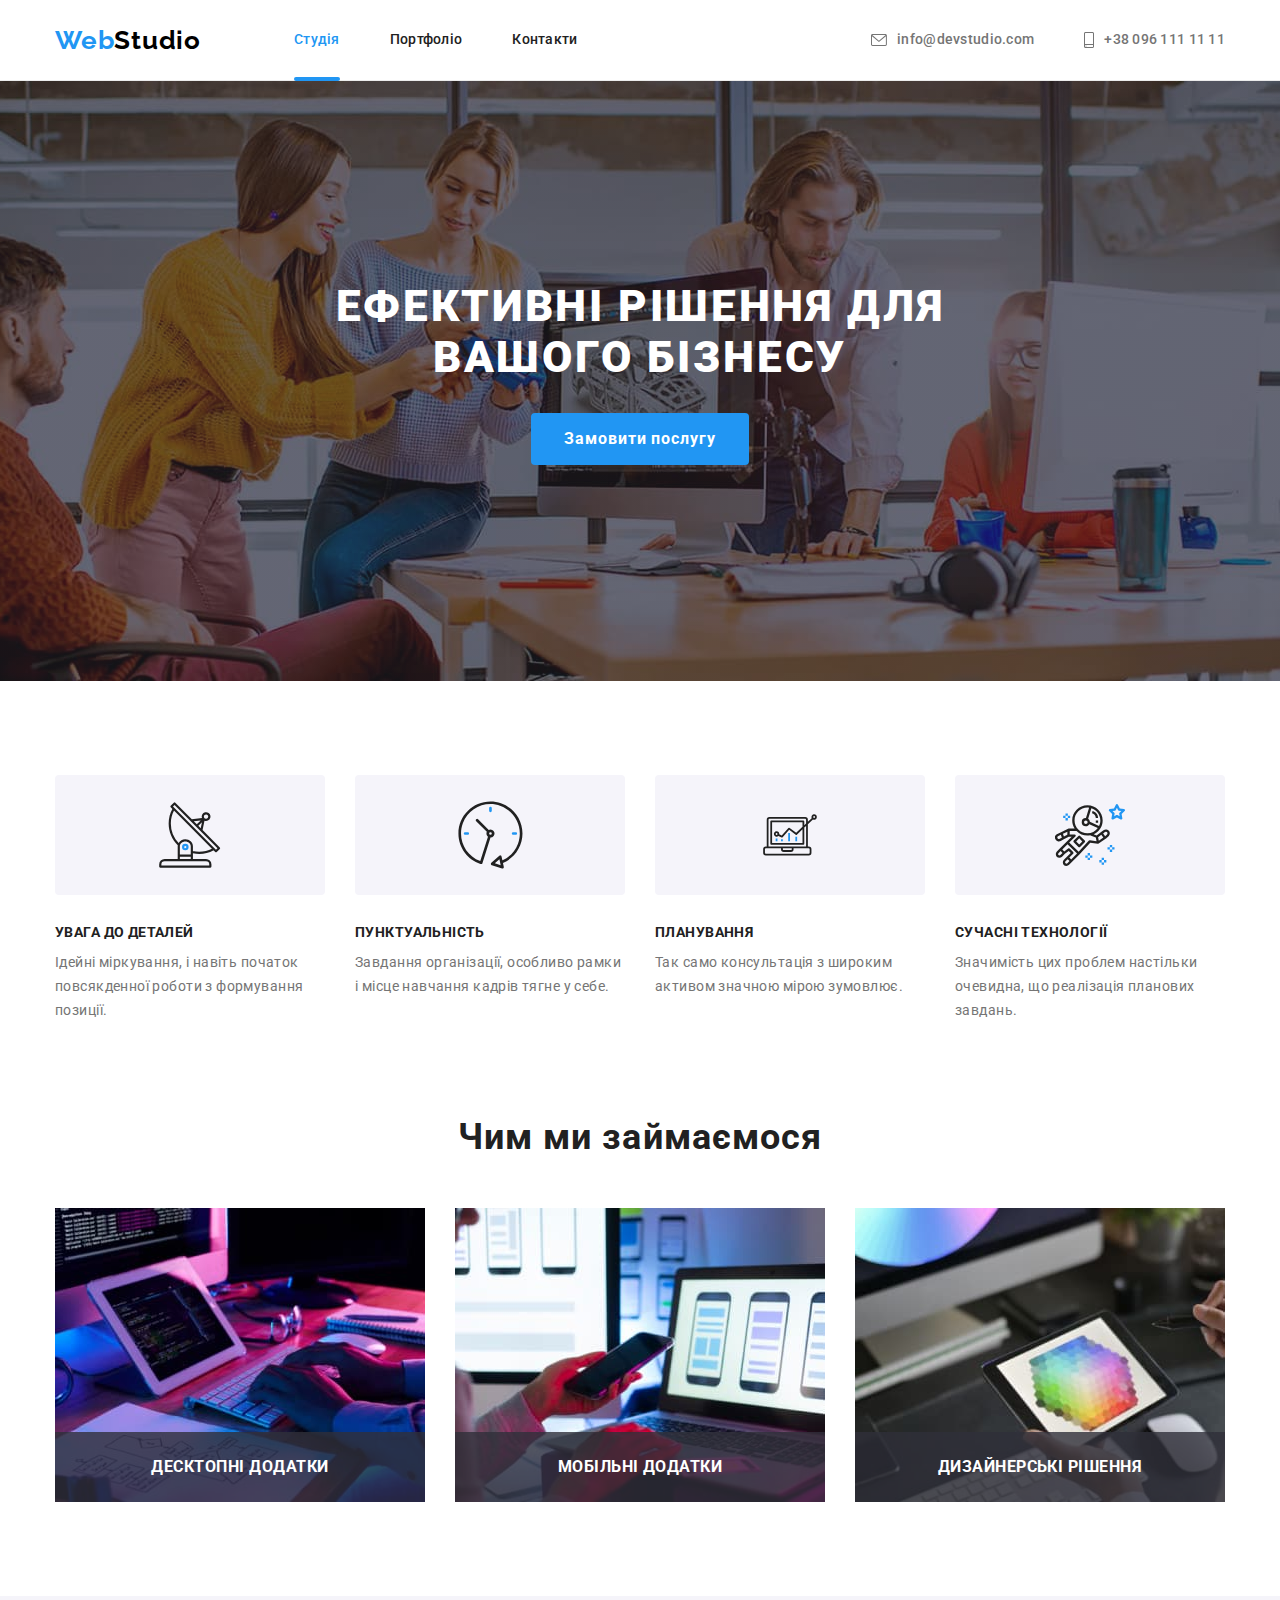
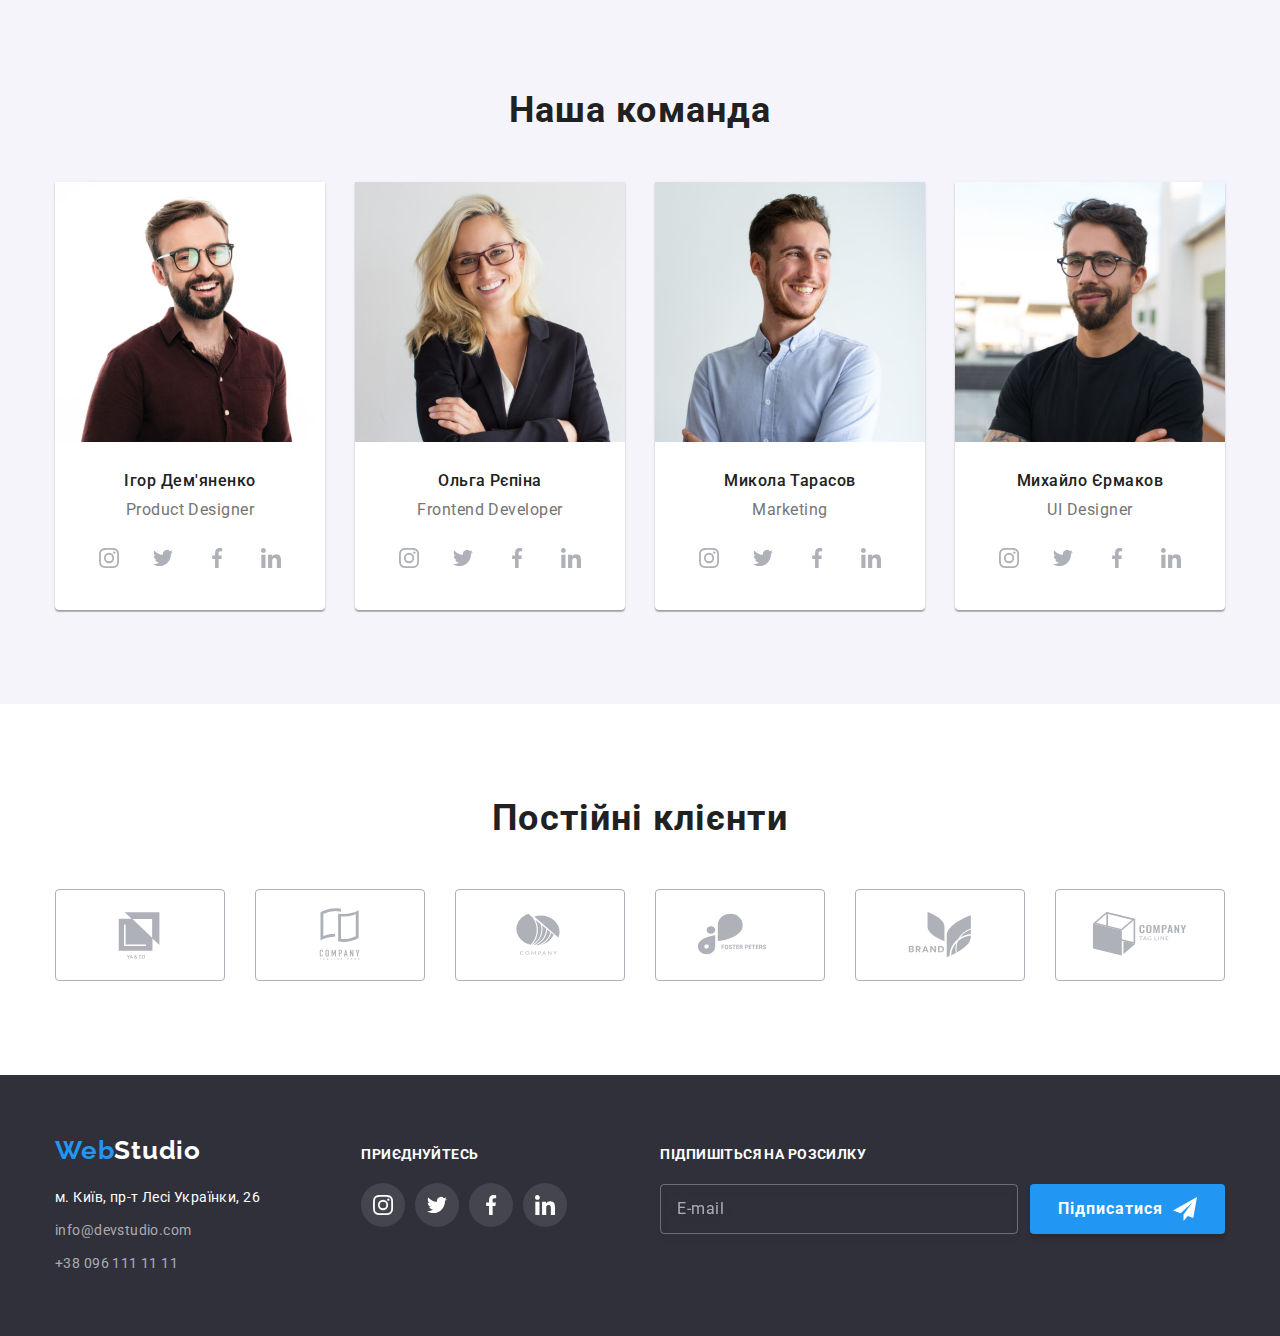
<file: index.html>
<!DOCTYPE html>
<html lang="uk">
  <head>
    <meta charset="UTF-8" />
    <meta http-equiv="X-UA-Compatible" content="IE=edge" />
    <meta name="viewport" content="width=device-width, initial-scale=1.0" />
    <title>Document</title>
    <link
      href="https://fonts.googleapis.com/css2?family=Oleo+Script&family=Raleway:wght@700&family=Roboto:wght@400;500;700;900&display=swap"
      rel="stylesheet"
    />
    <link
      rel="stylesheet"
      href="https://cdnjs.cloudflare.com/ajax/libs/modern-normalize/1.1.0/modern-normalize.min.css"
    />
    <link rel="stylesheet" href="./css/styles.css" />
  </head>

  <body>
    <!-- шапка -->
    <header class="page-header">
      <div class="container main-nav">
        <nav class="main-nav">
          <a class="logo link" href="./index.html">Web<span class="logo-header">Studio</span></a>
          <ul class="site-nav">
            <li class="site-nav-item">
              <a href="#" class="site-nav-link link link-current">Студія</a>
            </li>
            <li class="site-nav-item">
              <a href="./portfolio.html" class="site-nav-link link">Портфоліо</a>
            </li>
            <li class="site-nav-item">
              <a href="#" class="site-nav-link link">Контакти</a>
            </li>
          </ul>
        </nav>
        <ul class="auth-nav">
          <li class="auth-nav-item">
            <a href="mailto:info@devstudio.com" class="auth-nav-link link">
              <svg width="16" height="12">
                <use href="./images/icons.svg#icon-envelope"></use>
              </svg>
              info@devstudio.com</a
            >
          </li>
          <li class="auth-nav-item">
            <a href="tel:+380961111111" class="auth-nav-link link">
              <svg width="10" height="16">
                <use href="./images/icons.svg#icon-smartphone"></use>
              </svg>
              +38 096 111 11 11</a
            >
          </li>
        </ul>
      </div>
    </header>
    <main>
      <!-- герой -->
      <section class="hero">
        <div class="container">
          <h1 class="hero-title">Ефективні рішення для вашого бізнесу</h1>
          <button data-modal-open class="button" type="button">Замовити послугу</button>
        </div>
      </section>
      <!-- переваги -->
      <section class="section">
        <div class="container">
          <h2 class="visually-hidden">Переваги</h2>
          <ul class="advances">
            <li class="advances-item">
              <div class="advences-icons">
                <svg class="icon-antenna" width="65.32" height="70">
                  <use href="./images/icons.svg#icon-antenna "></use>
                </svg>
              </div>
              <h3 class="advances-title">УВАГА ДО ДЕТАЛЕЙ</h3>
              <p class="advances-text">
                Ідейні міркування, і навіть початок повсякденної роботи з формування позиції.
              </p>
            </li>
            <li class="advances-item">
              <div class="advences-icons">
                <svg class="icon-clock" width="66.96" height="70">
                  <use href="./images/icons.svg#icon-clock "></use>
                </svg>
              </div>
              <h3 class="advances-title">ПУНКТУАЛЬНІСТЬ</h3>
              <p class="advances-text">
                Завдання організації, особливо рамки і місце навчання кадрів тягне у себе.
              </p>
            </li>
            <li class="advances-item">
              <div class="advences-icons">
                <svg class="icon-diagram" width="70" height="53.69">
                  <use href="./images/icons.svg#icon-diagram "></use>
                </svg>
              </div>
              <h3 class="advances-title">ПЛАНУВАННЯ</h3>
              <p class="advances-text">
                Так само консультація з широким активом значною мірою зумовлює.
              </p>
            </li>
            <li class="advances-item">
              <div class="advences-icons">
                <svg class="icon-astronaut" width="70" height="70">
                  <use href="./images/icons.svg#icon-astronaut "></use>
                </svg>
              </div>
              <h3 class="advances-title">СУЧАСНІ ТЕХНОЛОГІЇ</h3>
              <p class="advances-text">
                Значимість цих проблем настільки очевидна, що реалізація планових завдань.
              </p>
            </li>
          </ul>
        </div>
      </section>
      <!-- робота -->
      <section class="section work-section">
        <div class="container">
          <h2 class="section-title">Чим ми займаємося</h2>
          <ul class="work">
            <li class="work-item">
              <img src="./images/img.jpg" alt="друкує код" width="370" height="294" />
              <p class="work-text">Десктопні додатки</p>
            </li>
            <li class="work-item">
              <img src="./images/img1.jpg" alt="робота за комп'ютером" width="370" height="294" />
              <p class="work-text">Мобільні додатки</p>
            </li>
            <li class="work-item">
              <img src="./images/img2.jpg" alt="розробка дизайну" width="370" height="294" />
              <p class="work-text">Дизайнерські рішення</p>
            </li>
          </ul>
        </div>
      </section>

      <!-- працівники -->
      <section class="section team-section">
        <div class="container">
          <h2 class="section-title">Наша команда</h2>
          <ul class="team">
            <li class="team-item">
              <img src="./images/igor.jpg" alt="чоловік" width="270" height="260" />
              <div class="team-info">
                <h3 class="team-title">Ігор Дем'яненко</h3>
                <p class="team-text">Product Designer</p>
                <ul class="net-list">
                  <li class="net-item">
                    <a href="" class="net-link">
                      <svg class="net-icon" width="20" height="20">
                        <use href="./images/icons.svg#icon-instagram"></use>
                      </svg>
                    </a>
                  </li>
                  <li class="net-item">
                    <a href="" class="net-link">
                      <svg class="net-icon" width="20" height="20">
                        <use href="./images/icons.svg#icon-twitter"></use>
                      </svg>
                    </a>
                  </li>
                  <li class="net-item">
                    <a href="" class="net-link">
                      <svg class="net-icon" width="20" height="20">
                        <use href="./images/icons.svg#icon-facebook"></use>
                      </svg>
                    </a>
                  </li>
                  <li class="net-item">
                    <a href="" class="net-link">
                      <svg class="net-icon" width="20" height="20">
                        <use href="./images/icons.svg#icon-linkedin"></use>
                      </svg>
                    </a>
                  </li>
                </ul>
              </div>
            </li>
            <li class="team-item">
              <img src="./images/olga.jpg" alt="жінка" width="270" height="260" />
              <div class="team-info">
                <h3 class="team-title">Ольга Рєпіна</h3>
                <p class="team-text">Frontend Developer</p>
                <ul class="net-list">
                  <li class="net-item">
                    <a href="" class="net-link">
                      <svg class="net-icon" width="20" height="20">
                        <use href="./images/icons.svg#icon-instagram"></use>
                      </svg>
                    </a>
                  </li>
                  <li class="net-item">
                    <a href="" class="net-link">
                      <svg class="net-icon" width="20" height="20">
                        <use href="./images/icons.svg#icon-twitter"></use>
                      </svg>
                    </a>
                  </li>
                  <li class="net-item">
                    <a href="" class="net-link">
                      <svg class="net-icon" width="20" height="20">
                        <use href="./images/icons.svg#icon-facebook"></use>
                      </svg>
                    </a>
                  </li>
                  <li class="net-item">
                    <a href="" class="net-link">
                      <svg class="net-icon" width="20" height="20">
                        <use href="./images/icons.svg#icon-linkedin"></use>
                      </svg>
                    </a>
                  </li>
                </ul>
              </div>
            </li>
            <li class="team-item">
              <img src="./images/mykola.jpg" alt="чоловік" width="270" height="260" />
              <div class="team-info">
                <h3 class="team-title">Микола Тарасов</h3>
                <p class="team-text">Marketing</p>
                <ul class="net-list">
                  <li class="net-item">
                    <a href="" class="net-link">
                      <svg class="net-icon" width="20" height="20">
                        <use href="./images/icons.svg#icon-instagram"></use>
                      </svg>
                    </a>
                  </li>
                  <li class="net-item">
                    <a href="" class="net-link">
                      <svg class="net-icon" width="20" height="20">
                        <use href="./images/icons.svg#icon-twitter"></use>
                      </svg>
                    </a>
                  </li>
                  <li class="net-item">
                    <a href="" class="net-link">
                      <svg class="net-icon" width="20" height="20">
                        <use href="./images/icons.svg#icon-facebook"></use>
                      </svg>
                    </a>
                  </li>
                  <li class="net-item">
                    <a href="" class="net-link">
                      <svg class="net-icon" width="20" height="20">
                        <use href="./images/icons.svg#icon-linkedin"></use>
                      </svg>
                    </a>
                  </li>
                </ul>
              </div>
            </li>
            <li class="team-item">
              <img src="./images/mykhailo.jpg" alt="чоловік" width="270" height="260" />
              <div class="team-info">
                <h3 class="team-title">Михайло Єрмаков</h3>
                <p class="team-text">UI Designer</p>
                <ul class="net-list">
                  <li class="net-item">
                    <a href="" class="net-link">
                      <svg class="net-icon" width="20" height="20">
                        <use href="./images/icons.svg#icon-instagram"></use>
                      </svg>
                    </a>
                  </li>
                  <li class="net-item">
                    <a href="" class="net-link">
                      <svg class="net-icon" width="20" height="20">
                        <use href="./images/icons.svg#icon-twitter"></use>
                      </svg>
                    </a>
                  </li>
                  <li class="net-item">
                    <a href="" class="net-link">
                      <svg class="net-icon" width="20" height="20">
                        <use href="./images/icons.svg#icon-facebook"></use>
                      </svg>
                    </a>
                  </li>
                  <li class="net-item">
                    <a href="" class="net-link">
                      <svg class="net-icon" width="20" height="20">
                        <use href="./images/icons.svg#icon-linkedin"></use>
                      </svg>
                    </a>
                  </li>
                </ul>
              </div>
            </li>
          </ul>
        </div>
      </section>
      <section class="section">
        <div class="container">
          <h2 class="section-title">Постійні клієнти</h2>
          <ul class="clients-list">
            <li class="clients-item">
              <a href="" class="clients-link">
                <svg class="clients-icon" width="106" height="60">
                  <use href="./images/icons.svg#icon-client1"></use>
                </svg>
              </a>
            </li>
            <li class="clients-item">
              <a href="" class="clients-link">
                <svg class="clients-icon" width="106" height="60">
                  <use href="./images/icons.svg#icon-client2"></use>
                </svg>
              </a>
            </li>
            <li class="clients-item">
              <a href="" class="clients-link">
                <svg class="clients-icon" width="106" height="60">
                  <use href="./images/icons.svg#icon-client3"></use>
                </svg>
              </a>
            </li>
            <li class="clients-item">
              <a href="" class="clients-link">
                <svg class="clients-icon" width="106" height="60">
                  <use href="./images/icons.svg#icon-client4"></use>
                </svg>
              </a>
            </li>
            <li class="clients-item">
              <a href="" class="clients-link">
                <svg class="clients-icon" width="106" height="60">
                  <use href="./images/icons.svg#icon-client5"></use>
                </svg>
              </a>
            </li>
            <li class="clients-item">
              <a href="" class="clients-link">
                <svg class="clients-icon" width="106" height="60">
                  <use href="./images/icons.svg#icon-client6"></use>
                </svg>
              </a>
            </li>
          </ul>
        </div>
      </section>
    </main>
    <footer class="footer">
      <div class="footer-container container">
        <div class="footer-container">
          <div class="footer-first-container">
            <a class="logo link" href="./index.html">Web<span class="logo-footer">Studio</span></a>
            <address class="address">
              <ul class="footer-list-link">
                <li class="footer-item">
                  <a
                    class="link maps"
                    href="https://goo.gl/maps/bRiLxxTFk4Lpj27C7"
                    target="_blank"
                    rel="nofollow"
                    >м. Київ, пр-т Лесі Українки, 26</a
                  >
                </li>
                <li class="footer-item">
                  <a class="link" href="mailto:info@devstudio.com">info@devstudio.com</a>
                </li>
                <li class="footer-item">
                  <a class="link" href="tel:+380961111111">+38 096 111 11 11</a>
                </li>
              </ul>
            </address>
          </div>
          <div class="footer-box">
            <h2 class="footer-title">Приєднуйтесь</h2>
            <ul class="footer-net-list">
              <li class="footer-net-item">
                <a href="" class="footer-net-link">
                  <svg class="footer-net-icon" width="20" height="20">
                    <use href="./images/icons.svg#icon-instagram"></use>
                  </svg>
                </a>
              </li>
              <li class="footer-net-item">
                <a href="" class="footer-net-link">
                  <svg class="footer-net-icon" width="20" height="20">
                    <use href="./images/icons.svg#icon-twitter"></use>
                  </svg>
                </a>
              </li>
              <li class="footer-net-item">
                <a href="" class="footer-net-link">
                  <svg class="footer-net-icon" width="20" height="20">
                    <use href="./images/icons.svg#icon-facebook"></use>
                  </svg>
                </a>
              </li>
              <li class="footer-net-item">
                <a href="" class="footer-net-link">
                  <svg class="footer-net-icon" width="20" height="20">
                    <use href="./images/icons.svg#icon-linkedin"></use>
                  </svg>
                </a>
              </li>
            </ul>
          </div>
        </div>
        <form class="footer-form">
          <label class="footer-title-form" for="email">Підпишіться на розсилку</label>
          <div class="footer-form-box">
            <input class="footer-input" type="email" name="email" id="email" placeholder="E-mail" />
            <button class="footer-button-submit" type="submit">
              Підписатися
              <svg class="footer-form-icon" width="24" height="24">
                <use href="./images/icons.svg#icon-icon-send"></use>
              </svg>
            </button>
          </div>
        </form>
      </div>
    </footer>
    <div class="backdrop is-hidden" data-modal>
      <div class="modal">
        <button class="close-button" type="button" data-modal-close>
          <svg width="11" height="11">
            <use class="close-svg" href="./images/icons.svg#icon-close"></use>
          </svg>
        </button>
        <p class="form-title">Залиште свої дані, ми вам передзвонимо</p>
        <form class="contact-form">
          <label for="name" class="form-label-name">Ім'я</label>
          <div class="form-field">
            <input class="form-input" type="text" name="name" id="name" />
            <svg class="form-icon" width="12" height="12">
              <use href="./images/icons.svg#icon-form1"></use>
            </svg>
          </div>
          <label for="tel" class="form-label">Телефон</label>
          <div class="form-field">
            <input class="form-input" type="tel" name="tel" id="tel" />
            <svg class="form-icon" width="12" height="12">
              <use href="./images/icons.svg#icon-form2"></use>
            </svg>
          </div>
          <label for="email-form" class="form-label">Пошта</label>
          <div class="form-field">
            <input class="form-input" type="email" name="email" id="email-form" />
            <svg class="form-icon" width="12" height="12">
              <use href="./images/icons.svg#icon-form3"></use>
            </svg>
          </div>
          <label for="feedback" class="form-label">Коментар</label>
          <textarea
            class="form-comment"
            name="feedback"
            id="feedback"
            rows="10"
            placeholder="Введіть текст"
          ></textarea>
          <label class="form-agreement" for="form-agreement">
            <input
              class="checkbox-input"
              type="checkbox"
              name="form-agreement"
              id="form-agreement"
            />
            <span class="checkbox-icon">
              <svg class="check-icon" width="12" height="12">
                <use href="./images/icons.svg#icon-check"></use>
              </svg>
            </span>
            Погоджуюся з розсилкою та приймаю
            <a href="#"><span class="agreement">Умови договору</span></a>
          </label>
          <button class="button-form" type="submit">Відправити</button>
        </form>
      </div>
    </div>
    <script src="./js/modal.js"></script>
  </body>
</html>
</file>
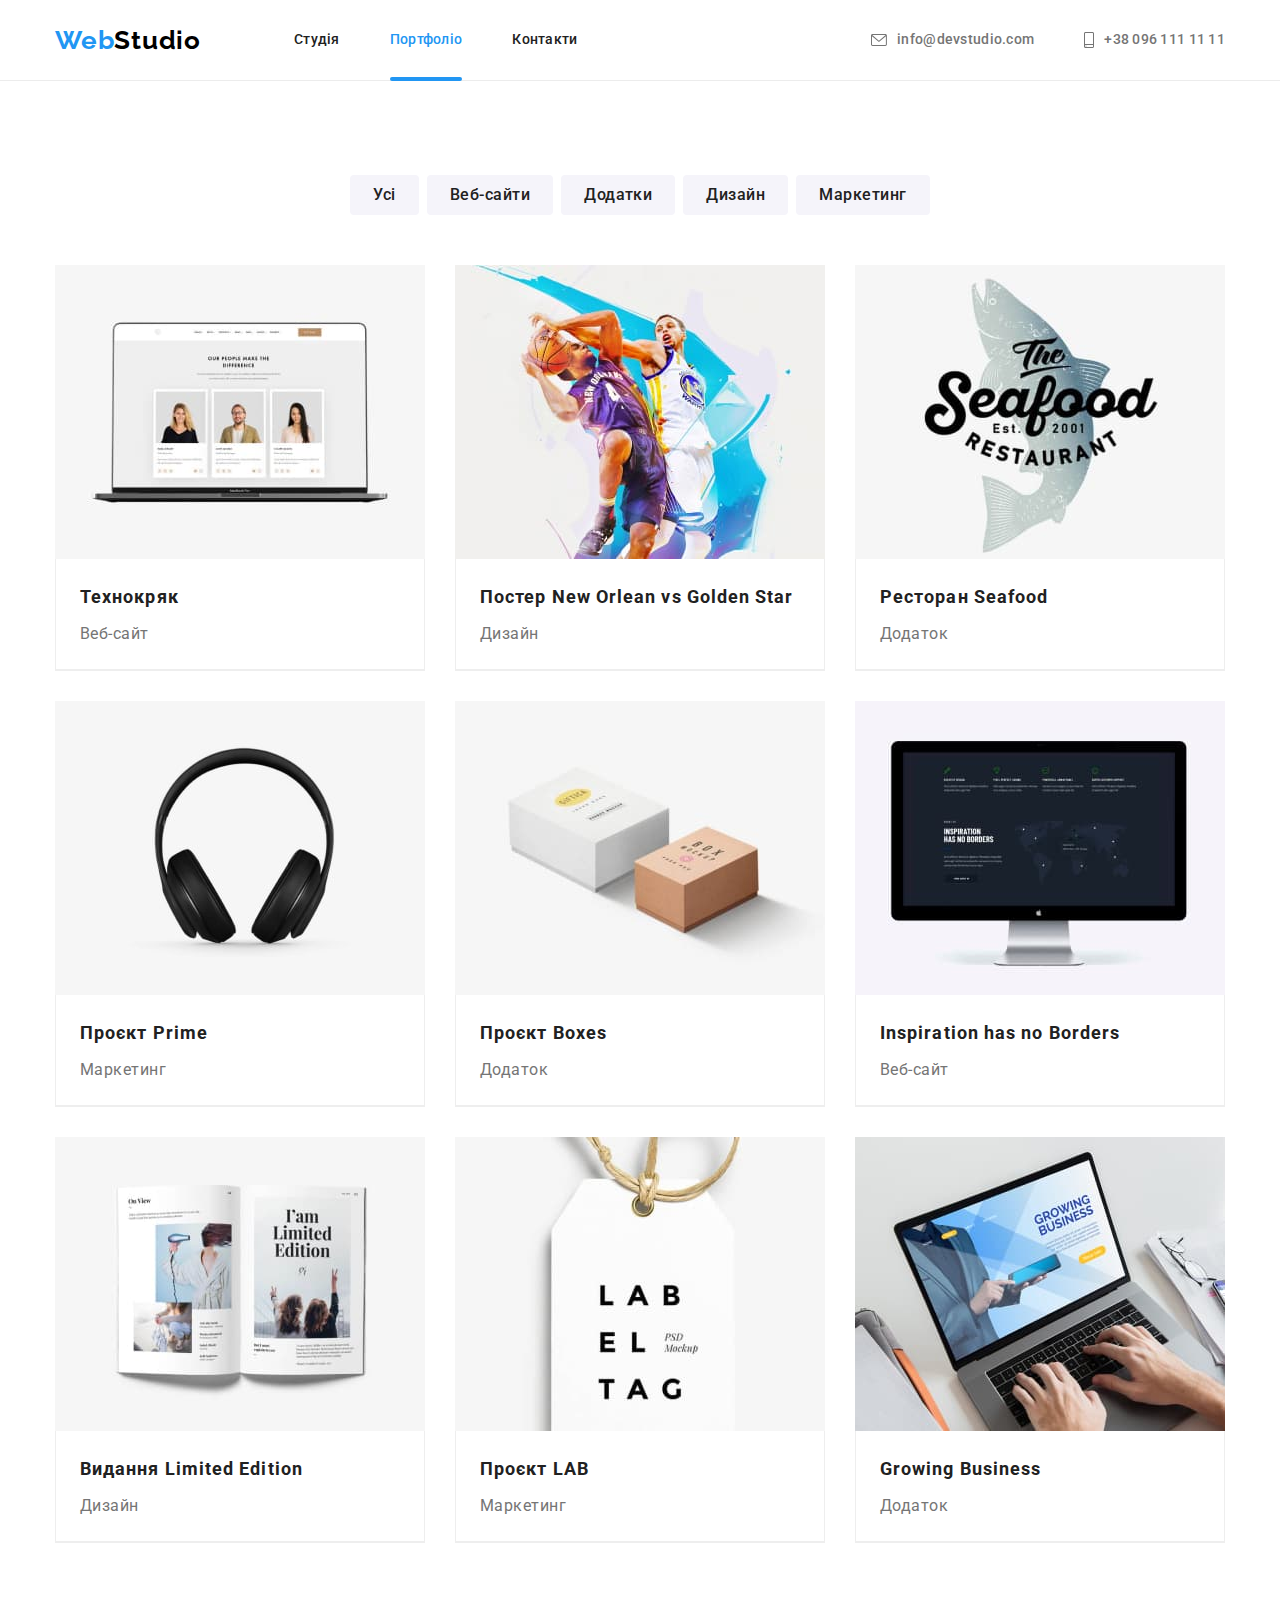
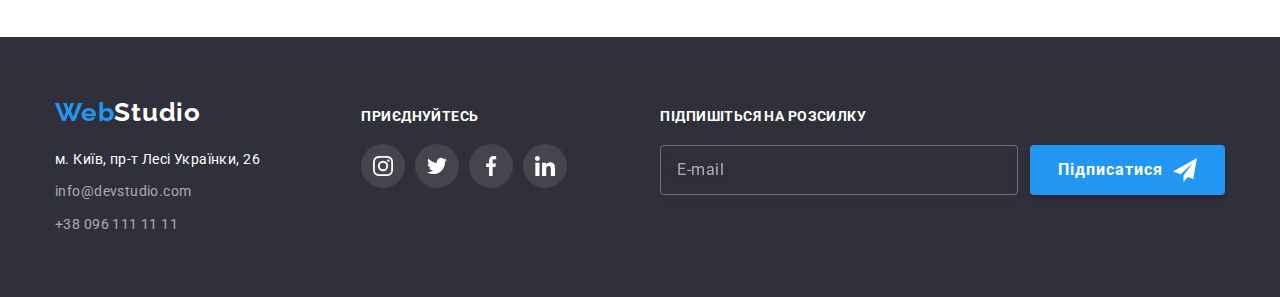
<file: portfolio.html>
<!DOCTYPE html>
<html lang="uk">
  <head>
    <meta charset="UTF-8" />
    <meta http-equiv="X-UA-Compatible" content="IE=edge" />
    <meta name="viewport" content="width=device-width, initial-scale=1.0" />
    <title>Document</title>
    <link
      href="https://fonts.googleapis.com/css2?family=Oleo+Script&family=Raleway:wght@700&family=Roboto:wght@400;500;700;900&display=swap"
      rel="stylesheet"
    />
    <link
      rel="stylesheet"
      href="https://cdnjs.cloudflare.com/ajax/libs/modern-normalize/1.1.0/modern-normalize.min.css"
    />
    <link rel="stylesheet" href="./css/styles.css" />
  </head>
  <body>
    <!-- шапка -->
    <header class="page-header">
      <div class="container main-nav">
        <nav class="main-nav">
          <a class="logo link" href="./index.html">Web<span class="logo-header">Studio</span></a>
          <ul class="site-nav">
            <li class="site-nav-item">
              <a href="./index.html" class="site-nav-link link">Студія</a>
            </li>
            <li class="site-nav-item">
              <a href="#" class="site-nav-link link link-current">Портфоліо</a>
            </li>
            <li class="site-nav-item">
              <a href="#" class="site-nav-link link">Контакти</a>
            </li>
          </ul>
        </nav>
        <ul class="auth-nav">
          <li class="auth-nav-item">
            <a href="mailto:info@devstudio.com" class="auth-nav-link link">
              <svg width="16" height="12">
                <use href="./images/icons.svg#icon-envelope"></use>
              </svg>
              info@devstudio.com</a
            >
          </li>
          <li class="auth-nav-item">
            <a href="tel:+380961111111" class="auth-nav-link link">
              <svg width="10" height="16">
                <use href="./images/icons.svg#icon-smartphone"></use>
              </svg>
              +38 096 111 11 11</a
            >
          </li>
        </ul>
      </div>
    </header>
    <main>
      <section class="section">
        <div class="container">
        <h1 class="visually-hidden">Портфоліо</h1>
          <ul class="button-list">
            <li class="button-list-item">
              <button class="button-item" type="button">Усі</button>
            </li>
            <li class="button-list-item">
              <button class="button-item" type="button">Веб-сайти</button>
            </li>
            <li class="button-list-item">
              <button class="button-item" type="button">Додатки</button>
            </li>
            <li class="button-list-item">
              <button class="button-item" type="button">Дизайн</button>
            </li>
            <li class="button-list-item">
              <button class="button-item" type="button">Маркетинг</button>
            </li>
          </ul>
            <ul class="products">
              <li class="products-item">
                <a class="products-link" href="">
                  <div class="products-img">
                <img src="./images/portfolio1.jpg" alt="сторінка веб-сайту" />
                <div class="products-overlay">
                  <p class="products-overlay-text">Ресурс пропонує комплексні пропозиції з різним рівнем функціоналу та сервісів. Все це дозволить відвідувачу отримати вичерпні відомості про компанію чи приватну особу.</p>
                </div>
              </div>
                <div class="portfolio-card-description">
                  <h2 class="products-title">Технокряк</h2>
                  <p class="products-text">Веб-сайт</p>
                </div>
              </a>
              </li>
              <li class="products-item">
                <a class="products-link" href="">
                  <div class="products-img">
                <img src="./images/portfolio2.jpg" alt="постер з баскетболістами" />
                <div class="products-overlay">
                  <p class="products-overlay-text">Ресурс пропонує комплексні пропозиції з різним рівнем функціоналу та сервісів. Все це дозволить відвідувачу отримати вичерпні відомості про компанію чи приватну особу.</p>
                </div>
              </div>
                <div class="portfolio-card-description">
                <h2 class="products-title">Постер New Orlean vs Golden Star</h2>
                <p class="products-text">Дизайн</p>
                </div>
              </a>
              </li>
              <li class="products-item">
                <a class="products-link" href="">
                  <div class="products-img">
                <img src="./images/portfolio3.jpg" alt="вивіска ресторану" />
                <div class="products-overlay">
                  <p class="products-overlay-text">Ресурс пропонує комплексні пропозиції з різним рівнем функціоналу та сервісів. Все це дозволить відвідувачу отримати вичерпні відомості про компанію чи приватну особу.</p>
                </div>
              </div>
              <div class="portfolio-card-description">
                <h2 class="products-title">Ресторан Seafood</h2>
                <p class="products-text">Додаток</p>
              </div>
            </a>
              </li>
              <li class="products-item">
                <a class="products-link" href="">
                  <div class="products-img">
                <img src="./images/portfolio4.jpg" alt="навушники" />
                <div class="products-overlay">
                  <p class="products-overlay-text">Ресурс пропонує комплексні пропозиції з різним рівнем функціоналу та сервісів. Все це дозволить відвідувачу отримати вичерпні відомості про компанію чи приватну особу.</p>
                </div>
              </div>
              <div class="portfolio-card-description">
                <h2 class="products-title">Проєкт Prime</h2>
                <p class="products-text">Маркетинг</p>
              </div>
            </a>
              </li>
              <li class="products-item">
              <a class="products-link" href="">
                <div class="products-img">
                <img src="./images/portfolio5.jpg" alt="коробки" />
                <div class="products-overlay">
                  <p class="products-overlay-text">Ресурс пропонує комплексні пропозиції з різним рівнем функціоналу та сервісів. Все це дозволить відвідувачу отримати вичерпні відомості про компанію чи приватну особу.</p>
                </div>
              </div>
              <div class="portfolio-card-description">
                <h2 class="products-title">Проєкт Boxes</h2>
                <p class="products-text">Додаток</p>
              </div>
            </a>
              </li>
              <li class="products-item">
                <a class="products-link" href="">
                  <div class="products-img">
                <img src="./images/portfolio6.jpg" alt="сторінка веб-сайту" />
                <div class="products-overlay">
                  <p class="products-overlay-text">Ресурс пропонує комплексні пропозиції з різним рівнем функціоналу та сервісів. Все це дозволить відвідувачу отримати вичерпні відомості про компанію чи приватну особу.</p>
                </div>
              </div>
              <div class="portfolio-card-description">
                <h2 class="products-title">Inspiration has no Borders</h2>
                <p class="products-text">Веб-сайт</p>
              </div>
            </a>
              </li>
              <li class="products-item">
                <a class="products-link" href="">
                  <div class="products-img">
                <img src="./images/portfolio7.jpg" alt="журнал" />
                <div class="products-overlay">
                  <p class="products-overlay-text">Ресурс пропонує комплексні пропозиції з різним рівнем функціоналу та сервісів. Все це дозволить відвідувачу отримати вичерпні відомості про компанію чи приватну особу.</p>
                </div>
              </div>
              <div class="portfolio-card-description">
                <h2 class="products-title">Видання Limited Edition</h2>
                <p class="products-text">Дизайн</p>
              </div>
            </a>
              </li>
              <li class="products-item">
                <a class="products-link" href="">
                  <div class="products-img">
                <img src="./images/portfolio8.jpg" alt="бірка" />
                <div class="products-overlay">
                  <p class="products-overlay-text">Ресурс пропонує комплексні пропозиції з різним рівнем функціоналу та сервісів. Все це дозволить відвідувачу отримати вичерпні відомості про компанію чи приватну особу.</p>
                </div>
              </div>
              <div class="portfolio-card-description">
                <h2 class="products-title">Проєкт LAB</h2>
                <p class="products-text">Маркетинг</p>
              </div>
            </a>
              </li>
              <li class="products-item">
                <a class="products-link" href="">
                  <div class="products-img">
                <img src="./images/portfolio9.jpg" alt="робота за комп'ютером" />
                <div class="products-overlay">
                  <p class="products-overlay-text">Ресурс пропонує комплексні пропозиції з різним рівнем функціоналу та сервісів. Все це дозволить відвідувачу отримати вичерпні відомості про компанію чи приватну особу.</p>
                </div>
              </div>
              <div class="portfolio-card-description">
                <h2 class="products-title">Growing Business</h2>
                <p class="products-text">Додаток</p>
              </div>
            </a>
              </li>
            </ul>
          </div>
        </div>
      </section>
    </main>
    <footer class="footer">
      <div class="footer-container container">
        <div class="footer-container">
          <div class="footer-first-container">
            <a class="logo link" href="./index.html">Web<span class="logo-footer">Studio</span></a>
            <address class="address">
              <ul class="footer-list-link">
                <li class="footer-item">
                  <a
                    class="link maps"
                    href="https://goo.gl/maps/bRiLxxTFk4Lpj27C7"
                    target="_blank"
                    rel="nofollow"
                    >м. Київ, пр-т Лесі Українки, 26</a
                  >
                </li>
                <li class="footer-item">
                  <a class="link" href="mailto:info@devstudio.com">info@devstudio.com</a>
                </li>
                <li class="footer-item">
                  <a class="link" href="tel:+380961111111">+38 096 111 11 11</a>
                </li>
              </ul>
            </address>
          </div>
          <div class="footer-box">
            <h2 class="footer-title">Приєднуйтесь</h2>
            <ul class="footer-net-list">
              <li class="footer-net-item">
                <a href="" class="footer-net-link">
                  <svg class="footer-net-icon" width="20" height="20">
                    <use href="./images/icons.svg#icon-instagram"></use>
                  </svg>
                </a>
              </li>
              <li class="footer-net-item">
                <a href="" class="footer-net-link">
                  <svg class="footer-net-icon" width="20" height="20">
                    <use href="./images/icons.svg#icon-twitter"></use>
                  </svg>
                </a>
              </li>
              <li class="footer-net-item">
                <a href="" class="footer-net-link">
                  <svg class="footer-net-icon" width="20" height="20">
                    <use href="./images/icons.svg#icon-facebook"></use>
                  </svg>
                </a>
              </li>
              <li class="footer-net-item">
                <a href="" class="footer-net-link">
                  <svg class="footer-net-icon" width="20" height="20">
                    <use href="./images/icons.svg#icon-linkedin"></use>
                  </svg>
                </a>
              </li>
            </ul>
          </div>
        </div>
        <form class="footer-form">
          <label class="footer-title-form" for="email">Підпишіться на розсилку</label>
          <div class="footer-form-box">
            <input class="footer-input" type="email" name="email" id="email" placeholder="E-mail" />
            <button class="footer-button-submit" type="submit">
              Підписатися
              <svg class="footer-form-icon" width="24" height="24">
                <use href="./images/icons.svg#icon-icon-send"></use>
              </svg>
            </button>
          </div>
        </form>
      </div>
    </footer>
  </body>
</html>
</file>
<file: css/styles.css>
/* колір основного тексту #757575 */
/* колір заголовків #212121 */
/* білий #FFFFFF */
/* акцент #2196F3 */
/* пошта та адреса в футері rgba(255, 255, 255, 0.6) */
/* Background #F5F5F5 */
:root {
  --primary-text-color: #757575;
  --title-text-color: #212121;
  --accent-color: #2196f3;
  --white-text-color: #ffffff;
  --white-background-color: #ffffff;
  --primary-font-weight: 500;
  --second-font-weight: 700;
  --gradient: linear-gradient(rgba(47, 48, 58, 0.4), rgba(47, 48, 58, 0.4));
}
.container {
  width: 1200px;
  padding: 0 15px;
  margin: 0 auto;
}
.visually-hidden {
  position: absolute;
  white-space: nowrap;
  width: 1px;
  height: 1px;
  overflow: hidden;
  border: 0;
  padding: 0;
  clip: rect(0 0 0 0);
  clip-path: inset(50%);
  margin: -1px;
}
.section {
  padding-top: 94px;
  padding-bottom: 94px;
}
h1,
h2,
h3,
p {
  margin: 0px;
}
ul {
  margin: 0px;
  padding: 0px;
  list-style: none;
}
a {
  text-decoration: none;
}
body {
  background-color: var(--white-background-color);
  color: var(--primary-text-color);
  font-family: Roboto, sans-serif;
}

.link {
  color: rgba(255, 255, 255, 0.6);
}
img {
  display: block;
  max-width: 100%;
  height: auto;
}
/* header */
.page-header {
  border-bottom: 1px solid #ececec;
}
/* main-nav */
.main-nav {
  display: flex;
  align-items: center;
  justify-content: space-between;
}

/* site-nav */
.site-nav-item > .link-current {
  color: var(--accent-color);
}
.logo {
  color: var(--accent-color);
  font-family: Raleway;
  font-weight: var(--second-font-weight);
  font-size: 26px;
  line-height: 1.19;
  letter-spacing: 0.03em;
}

.logo-header {
  color: #000000;
}
.site-nav {
  display: flex;
  margin-left: 93px;
}
.site-nav-item {
  position: relative;
}

.link-current::after {
  display: inline-block;
  content: '';
  width: 100%;
  height: 4px;
  position: absolute;
  left: 0;
  bottom: -1px;
  background-color: var(--accent-color);
  border-radius: 2px;
}

.site-nav-item:not(:last-child) {
  margin-right: 50px;
}
.site-nav-link {
  display: block;
  padding-top: 32px;
  padding-bottom: 32px;
  color: var(--title-text-color);
  font-weight: var(--primary-font-weight);
  font-size: 14px;
  line-height: 1.14;
  letter-spacing: 0.02em;
  transition-property: color;
  transition-duration: 250ms;
  transition-timing-function: cubic-bezier(0.4, 0, 0.2, 1);
}
.site-nav-link:hover,
.site-nav-link:focus {
  color: var(--accent-color);
}
/* auth-nav */

.auth-nav {
  display: flex;
}
.auth-nav-item {
  display: flex;
}
.auth-nav-item:not(:last-child) {
  margin-right: 50px;
}
.auth-nav-link {
  color: var(--primary-text-color);
  font-weight: var(--primary-font-weight);
  font-size: 14px;
  line-height: 1.14;
  letter-spacing: 0.02em;
  display: flex;
  align-items: center;
  fill: currentColor;
  gap: 10px;
  transition-property: color;
  transition-duration: 250ms;
  transition-timing-function: cubic-bezier(0.4, 0, 0.2, 1);
}
.auth-nav-link:hover,
.auth-nav-link:focus {
  color: var(--accent-color);
}
/* hero */
.hero {
  max-width: 1600px;
  height: 600px;
  margin: 0 auto;
  background-color: #2f303a;
  background-image: var(--gradient), url(../images/hero.jpg);
  background-position: center;
  background-repeat: no-repeat;
  background-size: cover;
  text-align: center;
  padding: 200px 0;
}
.hero-title {
  margin-left: auto;
  margin-right: auto;
  margin-top: 0px;
  margin-bottom: 30px;
  width: 696px;
  text-transform: uppercase;
  color: var(--white-text-color);
  font-weight: 900;
  font-size: 44px;
  line-height: 1.16;
  letter-spacing: 0.06em;
}
.backdrop.is-hidden {
  visibility: hidden;
  opacity: 0;
  pointer-events: none;
}
.backdrop {
  position: fixed;
  top: 0;
  left: 0;
  width: 100%;
  height: 100%;
  background-color: rgba(0, 0, 0, 0.2);
  transition: opacity 250ms cubic-bezier(0.4, 0, 0.2, 1),
    visibility 250ms cubic-bezier(0.4, 0, 0.2, 1);
}
.modal {
  position: absolute;
  transform: translate(-50%, -50%);
  top: 50%;
  left: 50%;
  width: 528px;
  background: var(--white-background-color);
  box-shadow: 0px 1px 3px rgba(0, 0, 0, 0.12), 0px 1px 1px rgba(0, 0, 0, 0.14),
    0px 2px 1px rgba(0, 0, 0, 0.2);
  border-radius: 4px;
  transition: transform 250ms cubic-bezier(0.4, 0, 0.2, 1);
  padding: 40px;
}
.close-button {
  position: absolute;
  cursor: pointer;
  top: 8px;
  right: 8px;
  width: 30px;
  height: 30px;
  background: #ffffff;
  border-radius: 50%;
  border: 1px solid rgba(0, 0, 0, 0.1);
  transition-property: border-color;
  transition-duration: 250ms;
  transition-timing-function: cubic-bezier(0.4, 0, 0.2, 1);
}
.close-button:hover,
.close-button:focus {
  border-color: var(--accent-color);
}
.close-svg {
  transition-property: fill;
  transition-duration: 250ms;
  transition-timing-function: cubic-bezier(0.4, 0, 0.2, 1);
}
.close-button:hover .close-svg {
  fill: var(--accent-color);
}
.close-button:focus .close-svg {
  fill: var(--accent-color);
}
/* button */
.button {
  border: 1px solid transparent;
  border-radius: 4px;
  padding: 10px 32px;
  min-width: 216px;
  background-color: var(--accent-color);
  color: var(--white-text-color);
  font-weight: var(--second-font-weight);
  font-size: 16px;
  line-height: 1.87;
  letter-spacing: 0.06em;
  text-align: center;
  cursor: pointer;
}
.button-item {
  border: 1px solid transparent;
  border-radius: 4px;
  padding: 6px 22px;
  background-color: #f5f4fa;
  color: var(--title-text-color);
  font-weight: var(--primary-font-weight);
  font-size: 16px;
  line-height: 1.62;
  letter-spacing: 0.03em;
  cursor: pointer;
  text-align: center;
  transition-property: background-color, color, box-shadow;
  transition-duration: 250ms;
  transition-timing-function: cubic-bezier(0.4, 0, 0.2, 1);
}
.button-list-item:not(:last-child) {
  margin-right: 8px;
}

.button-item:hover,
.button-item:focus {
  background-color: var(--accent-color);
  color: var(--white-text-color);
  box-shadow: 0px 3px 1px rgba(0, 0, 0, 0.1), 0px 1px 2px rgba(0, 0, 0, 0.08),
    0px 2px 2px rgba(0, 0, 0, 0.12);
}
.button-list {
  display: flex;
  justify-content: center;
  margin-bottom: 50px;
}
/* advances */
.advances {
  display: flex;
  justify-content: center;
}
.advances-item:not(:last-child) {
  margin-right: 30px;
}

.advances-title {
  margin-top: 0px;
  margin-bottom: 10px;
  color: var(--title-text-color);
  font-weight: var(--second-font-weight);
  font-size: 14px;
  line-height: 1.14;
  letter-spacing: 0.03em;
}
.advances-text {
  margin-top: 0px;
  margin-bottom: 0px;
  font-size: 14px;
  line-height: 1.71;
  letter-spacing: 0.03em;
}

.advences-icons {
  display: flex;
  width: 270px;
  height: 120px;
  background-color: rgba(245, 244, 250, 1);
  border-radius: 4px;
  justify-content: center;
  align-items: center;
  margin-bottom: 30px;
}
/* work */
.work {
  display: flex;
  justify-content: center;
}

.work-item:not(:last-child) {
  margin-right: 30px;
}
.work-section {
  padding-top: 0px;
}

.work-item {
  position: relative;
}
.work-text {
  display: flex;
  position: absolute;
  width: 100%;
  height: 70px;
  bottom: 0;
  left: 0;
  background: rgba(47, 48, 58, 0.8);
  font-weight: var(--second-font-weight);
  letter-spacing: 0.03em;
  line-height: 1.14;
  text-transform: uppercase;
  color: var(--white-text-color);
  align-items: center;
  justify-content: center;
}
/* team */
.team {
  display: flex;
  justify-content: center;
}
.team-section {
  background-color: #f5f4fa;
}
.team-item {
  background-color: #fff;
  box-shadow: 0px 1px 3px rgba(0, 0, 0, 0.12), 0px 1px 1px rgba(0, 0, 0, 0.14),
    0px 2px 1px rgba(0, 0, 0, 0.2);
  border-radius: 0px 0px 4px 4px;
}
.team-item:not(:last-child) {
  margin-right: 30px;
}
.section-title {
  margin-top: 0px;
  margin-bottom: 50px;
  color: var(--title-text-color);
  font-weight: var(--second-font-weight);
  font-size: 36px;
  line-height: 1.16;
  letter-spacing: 0.03em;
  text-align: center;
}

.team-title {
  margin-bottom: 10px;
  text-align: center;
  color: var(--title-text-color);
  font-weight: var(--primary-font-weight);
  font-size: 16px;
  line-height: 1.17;
  letter-spacing: 0.03em;
}
.team-text {
  text-align: center;
  font-size: 16px;
  line-height: 1.17;
  letter-spacing: 0.03em;
  margin-bottom: 16px;
}
.team-info {
  padding-top: 30px;
  padding-bottom: 30px;
}

.net-list {
  display: flex;
  justify-content: center;
  gap: 10px;
}
.net-link {
  display: flex;
  width: 100%;
  height: 100%;
  align-items: center;
  justify-content: center;
  background-color: var(--white-background-color);
  border-radius: 50%;
  transition-property: background-color;
  transition-duration: 250ms;
  transition-timing-function: cubic-bezier(0.4, 0, 0.2, 1);
}
.net-link:hover,
.net-link:focus {
  background-color: var(--accent-color);
}
.net-link:hover .net-icon {
  fill: var(--white-text-color);
}
.net-link:focus .net-icon {
  fill: var(--white-text-color);
}
.net-icon {
  fill: #afb1b8;
  transition-property: fill;
  transition-duration: 250ms;
  transition-timing-function: cubic-bezier(0.4, 0, 0.2, 1);
}
.net-item {
  width: 44px;
  height: 44px;
}
/* clients */
.clients-list {
  display: flex;
  gap: 30px;
}

.clients-item {
  height: 92px;
  width: calc((100% - 60px) / 6);
}

.clients-link {
  display: flex;
  width: 100%;
  height: 100%;
  align-items: center;
  justify-content: center;
  border: 1px solid #afb1b8;
  border-radius: 4px;
  color: #afb1b8;
  transition-property: border-color;
  transition-duration: 250ms;
  transition-timing-function: cubic-bezier(0.4, 0, 0.2, 1);
}
.clients-icon {
  fill: currentColor;
  transition-property: fill;
  transition-duration: 250ms;
  transition-timing-function: cubic-bezier(0.4, 0, 0.2, 1);
}
.clients-link:hover,
.clients-link:focus {
  border-color: var(--accent-color);
}
.clients-link:hover .clients-icon {
  fill: var(--accent-color);
}
.clients-link:focus .clients-icon {
  fill: var(--accent-color);
}
/* footer */
.footer-container {
  display: flex;
  align-items: baseline;
  flex-grow: 1;
}
.footer-first-container {
  flex-grow: 1;
}
.footer-box {
  margin-left: 70px;
  margin-right: 0 auto;
}
.logo-footer {
  color: var(--white-text-color);
}
.footer-item {
  margin-top: 0px;
  font-size: 14px;
  line-height: 1.71;
  letter-spacing: 0.03em;
}
.footer-item:not(:last-child) {
  margin-bottom: 9px;
}
.address {
  margin-top: 20px;
}
.footer {
  background-color: #2f303a;
  padding-top: 60px;
  padding-bottom: 60px;
}
.footer-list-link {
  color: rgba(255, 255, 255, 0.6);
  text-decoration: none;
  font-style: normal;
  font-size: 14px;
  line-height: 1.71;
  letter-spacing: 0.03em;
}
.link.maps {
  color: var(--white-text-color);
  text-decoration: none;
}
.footer-title {
  margin-top: 0px;
  margin-bottom: 20px;
  color: var(--white-text-color);
  font-weight: var(--second-font-weight);
  font-size: 14px;
  line-height: 1.16;
  letter-spacing: 0.03em;
  text-transform: uppercase;
}
.footer-net-item {
  width: 44px;
  height: 44px;
}

.footer-net-list {
  display: flex;
  justify-content: center;
  gap: 10px;
}
.footer-net-link {
  display: flex;
  width: 100%;
  height: 100%;
  align-items: center;
  justify-content: center;
  background-color: rgba(255, 255, 255, 0.1);
  border-radius: 50%;
  transition-property: background-color;
  transition-duration: 250ms;
  transition-timing-function: cubic-bezier(0.4, 0, 0.2, 1);
}
.footer-net-link:hover,
.footer-net-link:focus {
  background-color: var(--accent-color);
}
.footer-net-link:hover .net-icon {
  fill: var(--white-text-color);
}
.footer-net-link:focus .net-icon {
  fill: var(--white-text-color);
}
.footer-net-icon {
  fill: var(--white-text-color);
}
.footer-form-box {
  display: flex;
  justify-content: right;
  margin-top: 20px;
}
.footer-title-form {
  margin-top: 0px;
  color: var(--white-text-color);
  font-weight: var(--second-font-weight);
  font-size: 14px;
  line-height: 1.16;
  letter-spacing: 0.03em;
  text-transform: uppercase;
}
.footer-input {
  width: 358px;
  padding: 14px 16px;
  margin-right: 12px;
  font-size: 16px;
  line-height: 1.25;
  letter-spacing: 0.03em;
  background-color: initial;
  outline: none;
  border: 1px solid rgba(255, 255, 255, 0.3);
  filter: drop-shadow(0px 4px 4px rgba(0, 0, 0, 0.15));
  border-radius: 4px;
}
.footer-input::placeholder {
  font-size: 16px;
  line-height: 1.25;
  letter-spacing: 0.03em;
  color: rgba(255, 255, 255, 0.6);
}
.footer-button-submit {
  display: flex;
  border: none;
  border-radius: 4px;
  padding: 10px 28px;
  background-color: var(--accent-color);
  color: var(--white-text-color);
  font-weight: var(--second-font-weight);
  font-size: 16px;
  line-height: 1.87;
  letter-spacing: 0.06em;
  text-align: center;
  align-items: center;
  cursor: pointer;
  box-shadow: 0px 4px 4px rgba(0, 0, 0, 0.15);
}
.footer-form-icon {
  margin-left: 10px;
}
.footer-form {
  margin-left: 93px;
}
/* products */
.products {
  display: flex;
  flex-wrap: wrap;
}

.products-item {
  margin-right: 30px;
  margin-bottom: 30px;
  width: 370px;
  border-bottom: 1px solid #eeeeee;
}
.products-item:nth-child(3n) {
  margin-right: 0px;
}
.products-item:nth-last-child(-n + 3) {
  margin-bottom: 0px;
}
.products-link {
  display: block;
  transition: box-shadow 250ms cubic-bezier(0.4, 0, 0.2, 1);
}
.products-link:hover,
.products-link:focus {
  box-shadow: 0px 1px 1px rgba(0, 0, 0, 0.12), 0px 4px 4px rgba(0, 0, 0, 0.06),
    1px 4px 6px rgba(0, 0, 0, 0.16);
}
.products-title {
  margin-bottom: 4px;
  color: var(--title-text-color);
  font-weight: var(--second-font-weight);
  font-size: 18px;
  line-height: 2;
  letter-spacing: 0.06em;
}
.products-text {
  font-size: 16px;
  line-height: 1.87;
  letter-spacing: 0.03em;
  color: var(--primary-text-color);
}
.portfolio-card-description {
  padding: 20px 24px;
  border-bottom: 1px solid #eeeeee;
  border-left: 1px solid #eeeeee;
  border-right: 1px solid #eeeeee;
}
.products-img {
  overflow: hidden;
  position: relative;
}

.products-overlay {
  position: absolute;
  background: rgba(33, 150, 243, 0.9);
  top: 0;
  left: 0;
  width: 100%;
  height: 100%;
  transition: transform 250ms cubic-bezier(0.4, 0, 0.2, 1);
  transition-property: transform;
  transform: translateY(100%);
}

.products-overlay-text {
  font-weight: 400;
  font-size: 18px;
  letter-spacing: 0.03em;
  color: var(--white-text-color);
  padding: 63px 24px;
  line-height: 1.5;
}

.products-link:hover .products-overlay,
.products-link:focus .products-overlay {
  transform: translateY(0);
}

/* form */
.form-title {
  font-weight: var(--second-font-weight);
  color: var(--title-text-color);
  font-size: 20px;
  letter-spacing: 0.03em;
  line-height: 1.15;
  text-align: center;
  margin-bottom: 12px;
}
.form-label-name {
  display: block;
  font-weight: 400;
  font-size: 12px;
  line-height: 1.17;
  margin-bottom: 4px;
  letter-spacing: 0.01em;
}
.form-label {
  display: block;
  font-weight: 400;
  font-size: 12px;
  line-height: 1.17;
  margin-bottom: 4px;
  margin-top: 10px;
  letter-spacing: 0.01em;
}
.form-field {
  position: relative;
}
.form-comment {
  display: block;
  resize: none;
  padding: 12px 16px;
  width: 100%;
  height: 120px;
  border: 1px solid rgba(33, 33, 33, 0.2);
  border-radius: 4px;
  margin-bottom: 20px;
}

.form-comment::placeholder {
  color: rgba(117, 117, 117, 0.5);
  letter-spacing: 0.01em;
  font-size: 12px;
  line-height: 1.17;
}

.form-input {
  width: 100%;
  padding: 12px 15px 12px 42px;
  font-size: 12px;
  line-height: 1.17;
  border: 1px solid rgba(33, 33, 33, 0.2);
  border-radius: 4px;
  outline: none;
  transition-property: border-color;
  transition-duration: 250ms;
  transition-timing-function: cubic-bezier(0.4, 0, 0.2, 1);
}

.form-input:hover,
.form-input:focus {
  border-color: var(--accent-color);
}

.form-input:hover + .form-icon {
  fill: var(--accent-color);
}
.form-input:focus + .form-icon {
  fill: var(--accent-color);
}

.form-icon {
  position: absolute;
  top: 50%;
  left: 15px;
  transform: translateY(-50%);
  align-items: center;
  transition-property: fill;
  transition-duration: 250ms;
  transition-timing-function: cubic-bezier(0.4, 0, 0.2, 1);
}
.form-agreement {
  display: flex;
  align-items: center;
  justify-content: center;
  letter-spacing: 0.03em;
  font-size: 14px;
  line-height: 1.71;
}

.agreement {
  color: var(--accent-color);
  text-decoration: underline;
  letter-spacing: 0.03em;
  font-size: 14px;
  line-height: 1.71;
}
.checkbox-icon {
  position: relative;
  display: inline-block;
  margin-right: 7px;
  width: 16px;
  height: 16px;
  border: 2px solid var(--title-text-color);
  border-radius: 2px;
  transition-property: background-color, border-color;
  transition-duration: 250ms;
  transition-timing-function: cubic-bezier(0.4, 0, 0.2, 1);
}
.check-icon {
  position: absolute;
  top: 50%;
  left: 50%;
  transform: translate(-50%, -50%);
}

.checkbox-input {
  -webkit-appearance: none;
  -moz-appearance: none;
  appearance: none;
}
.checkbox-input:checked + .checkbox-icon {
  background-color: var(--accent-color);
  border-color: var(--accent-color);
}

.button-form {
  display: block;
  margin: 30px auto 0;
  border: none;
  border-radius: 4px;
  padding: 10px 52px;
  background-color: var(--accent-color);
  color: var(--white-text-color);
  font-weight: var(--second-font-weight);
  font-size: 16px;
  line-height: 1.87;
  letter-spacing: 0.06em;
  text-align: center;
  cursor: pointer;
  transition-property: background-color, box-shadow;
  transition-duration: 250ms;
  transition-timing-function: cubic-bezier(0.4, 0, 0.2, 1);
}

.button-form:hover,
.button-form:focus {
  background: #188ce8;
  box-shadow: 0px 4px 4px rgba(0, 0, 0, 0.15);
}
</file>
